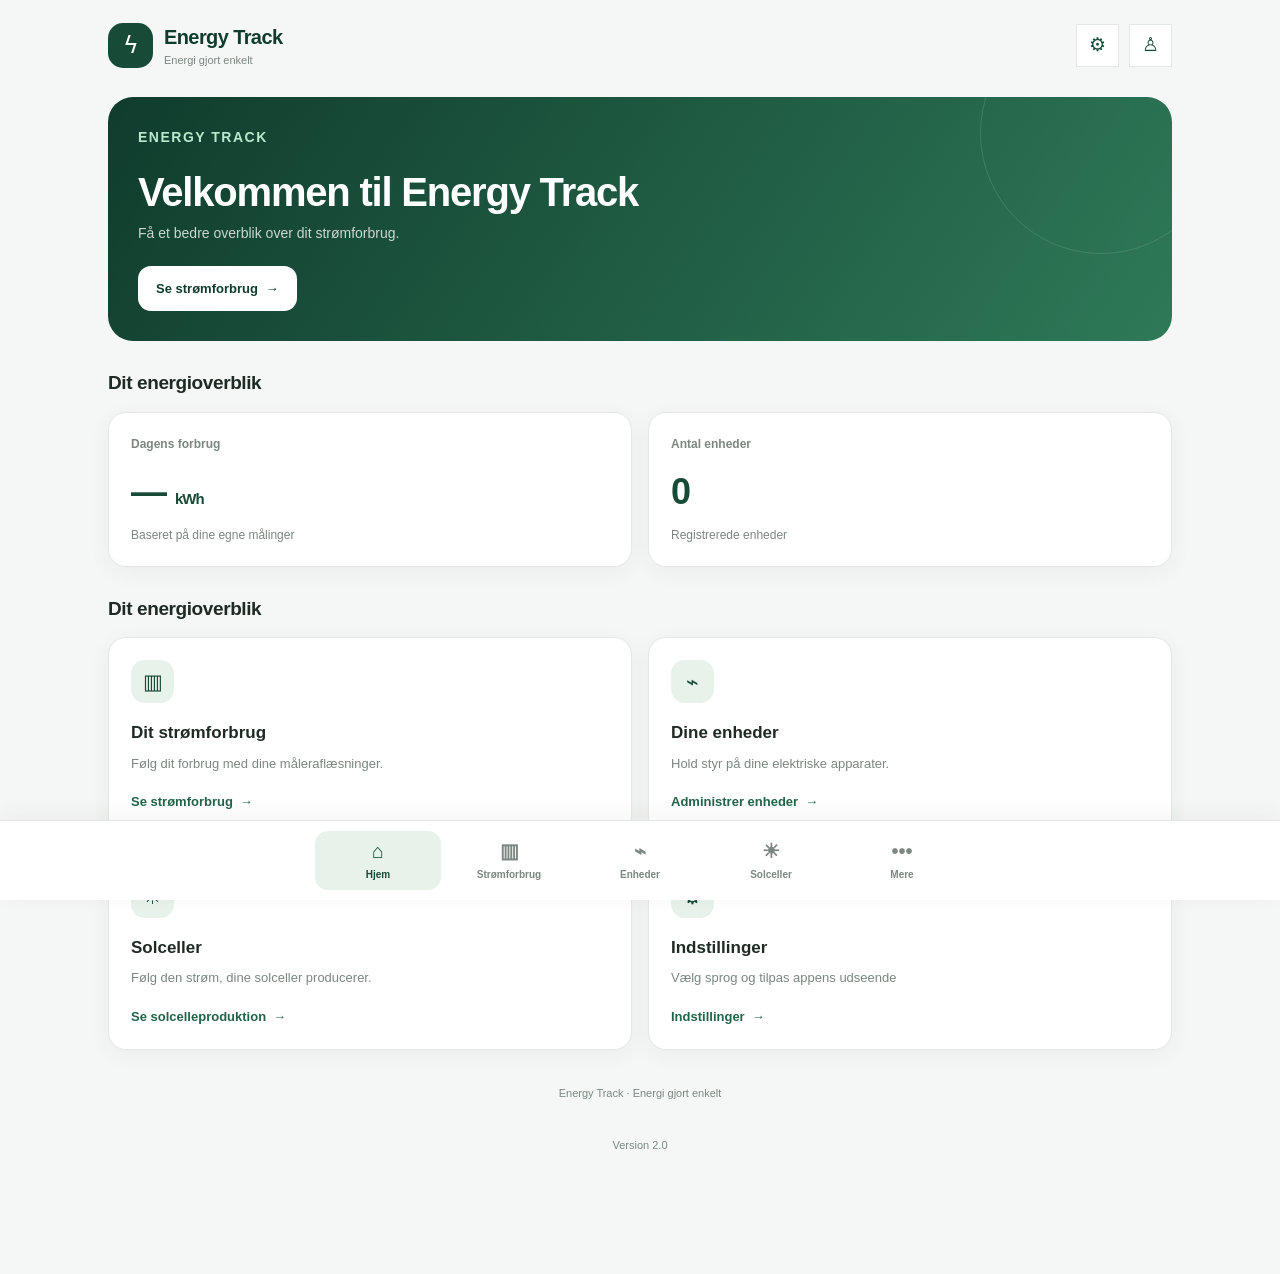
<file: index.html>
<!DOCTYPE html>
<html lang="da">
<head>
<link rel="manifest" href="manifest.json">
<meta name="theme-color" content="#174b38">
<meta name="apple-mobile-web-app-capable" content="yes">
  <meta charset="UTF-8">
  <meta name="viewport" content="width=device-width, initial-scale=1.0">
  <meta name="theme-color" content="#174b38">
  <title>Energy Track</title>
  <link rel="stylesheet" href="style.css">
  <script src="app.js" defer></script>
</head>

<body>
  <div class="app-shell">

    <header class="app-header">
      <a class="brand" href="index.html" aria-label="Energy Track">
        <div class="brand-mark">ϟ</div>
        <div>
          <p class="brand-name">Energy Track</p>
          <p class="brand-tagline" data-i18n="tagline">Energi gjort enkelt</p>
        </div>
      </a>

      <div class="header-actions">
        <a class="icon-button" href="settings.html"
           data-i18n-aria-label="settings" aria-label="Indstillinger">⚙</a>
        <a class="icon-button" href="profile.html"
           data-i18n-aria-label="profile" aria-label="Profil">♙</a>
      </div>
    </header>

    <main>
      <section class="hero">
        <p class="eyebrow">ENERGY TRACK</p>
        <h1 data-i18n="welcome">Velkommen til Energy Track</h1>
        <p data-i18n="intro">
          Få et bedre overblik over dit strømforbrug.
        </p>
        <a class="button button-primary" href="consumption.html">
          <span data-i18n="viewConsumption">Se strømforbrug</span> →
        </a>
      </section>

      <div class="section-heading">
        <h2 data-i18n="overview">Dit energioverblik</h2>
      </div>

      <section class="stats-grid">
        <article class="stat-card">
          <p class="stat-label" data-i18n="today">Dagens forbrug</p>
          <p class="stat-value">
            <span id="homeUsage">—</span>
            <span class="stat-unit">kWh</span>
          </p>
          <p class="stat-note" id="homeUsageNote" data-i18n="basedOnReadings">
            Baseret på dine egne målinger
          </p>
        </article>

        <article class="stat-card">
          <p class="stat-label" data-i18n="totalDevices">Antal enheder</p>
          <p class="stat-value" id="homeDeviceCount">0</p>
          <p class="stat-note" data-i18n="registeredDevices">
            Gemte apparater
          </p>
        </article>
      </section>

      <div class="section-heading">
        <h2 data-i18n="quickLinks">Dit energioverblik</h2>
      </div>

      <section class="card-grid">
        <article class="card">
          <div class="card-icon">▥</div>
          <h3 data-i18n="consumptionTitle">Dit strømforbrug</h3>
          <p class="card-description" data-i18n="consumptionIntro">
            Følg dit forbrug med dine måleraflæsninger.
          </p>
          <a class="card-link" href="consumption.html">
            <span data-i18n="viewConsumption">Se strømforbrug</span> →
          </a>
        </article>

        <article class="card">
          <div class="card-icon">⌁</div>
          <h3 data-i18n="devicesTitle">Dine enheder</h3>
          <p class="card-description" data-i18n="devicesIntro">
            Hold styr på dine elektriske apparater.
          </p>
          <a class="card-link" href="devices.html">
            <span data-i18n="manageDevices">Administrer enheder</span> →
          </a>
        </article>

        <article class="card">
          <div class="card-icon">☀</div>
          <h3 data-i18n="solarTitle">Solceller</h3>
          <p class="card-description" data-i18n="solarIntro">
            Følg den strøm, dine solceller producerer.
          </p>
          <a class="card-link" href="solar.html">
            <span data-i18n="viewSolar">Se solcelleproduktion</span> →
          </a>
        </article>

        <article class="card">
          <div class="card-icon">⚙</div>
          <h3 data-i18n="settingsTitle">Indstillinger</h3>
          <p class="card-description" data-i18n="settingsDescription">
            Vælg sprog og tilpas appens udseende.
          </p>
          <a class="card-link" href="settings.html">
            <span data-i18n="settings">Indstillinger</span> →
          </a>
        </article>
      </section>

      <p class="app-footer">
        Energy Track · <span data-i18n="tagline">Energi gjort enkelt</span>
      </p>
      <p class="app-footer" data-i18n="version">Version 2.0</p>
    </main>
  </div>

  <nav class="bottom-nav" data-i18n-aria-label="mainNavigation"
       aria-label="Hovednavigation">
    <div class="bottom-nav-inner">
      <a class="nav-link active" href="index.html">
        <span class="nav-icon">⌂</span>
        <span data-i18n="home">Hjem</span>
      </a>
      <a class="nav-link" href="consumption.html">
        <span class="nav-icon">▥</span>
        <span data-i18n="consumption">Strømforbrug</span>
      </a>
      <a class="nav-link" href="devices.html">
        <span class="nav-icon">⌁</span>
        <span data-i18n="devices">Enheder</span>
      </a>
      <a class="nav-link" href="solar.html">
        <span class="nav-icon">☀</span>
        <span data-i18n="solar">Solceller</span>
      </a>
      <a class="nav-link" href="settings.html">
        <span class="nav-icon">•••</span>
        <span data-i18n="more">Mere</span>
      </a>
    </div>
  </nav>

  <script>
    document.addEventListener("DOMContentLoaded", function () {
      const readings = energyRead(ENERGY_KEYS.readings, []);
      const devices = energyRead(ENERGY_KEYS.devices, []);

      const usageElement = document.getElementById("homeUsage");
      const deviceElement = document.getElementById("homeDeviceCount");
      const noteElement = document.getElementById("homeUsageNote");

      if (deviceElement) {
        deviceElement.textContent = devices.length;
      }

      if (readings.length >= 2) {
        const sorted = [...readings].sort((a, b) =>
          a.date.localeCompare(b.date)
        );

        const latest = sorted[sorted.length - 1];
        const previous = sorted[sorted.length - 2];
        const usage = Number(latest.meter) - Number(previous.meter);

        if (usage >= 0 && usageElement) {
          usageElement.textContent = energyFormatNumber(usage);

          if (noteElement) {
            noteElement.textContent =
              energyText("latest") + ": " + latest.date;
          }
        }
      } else if (usageElement) {
        usageElement.textContent = "—";
      }
    });
  </script>
</body>
</html>
</file>
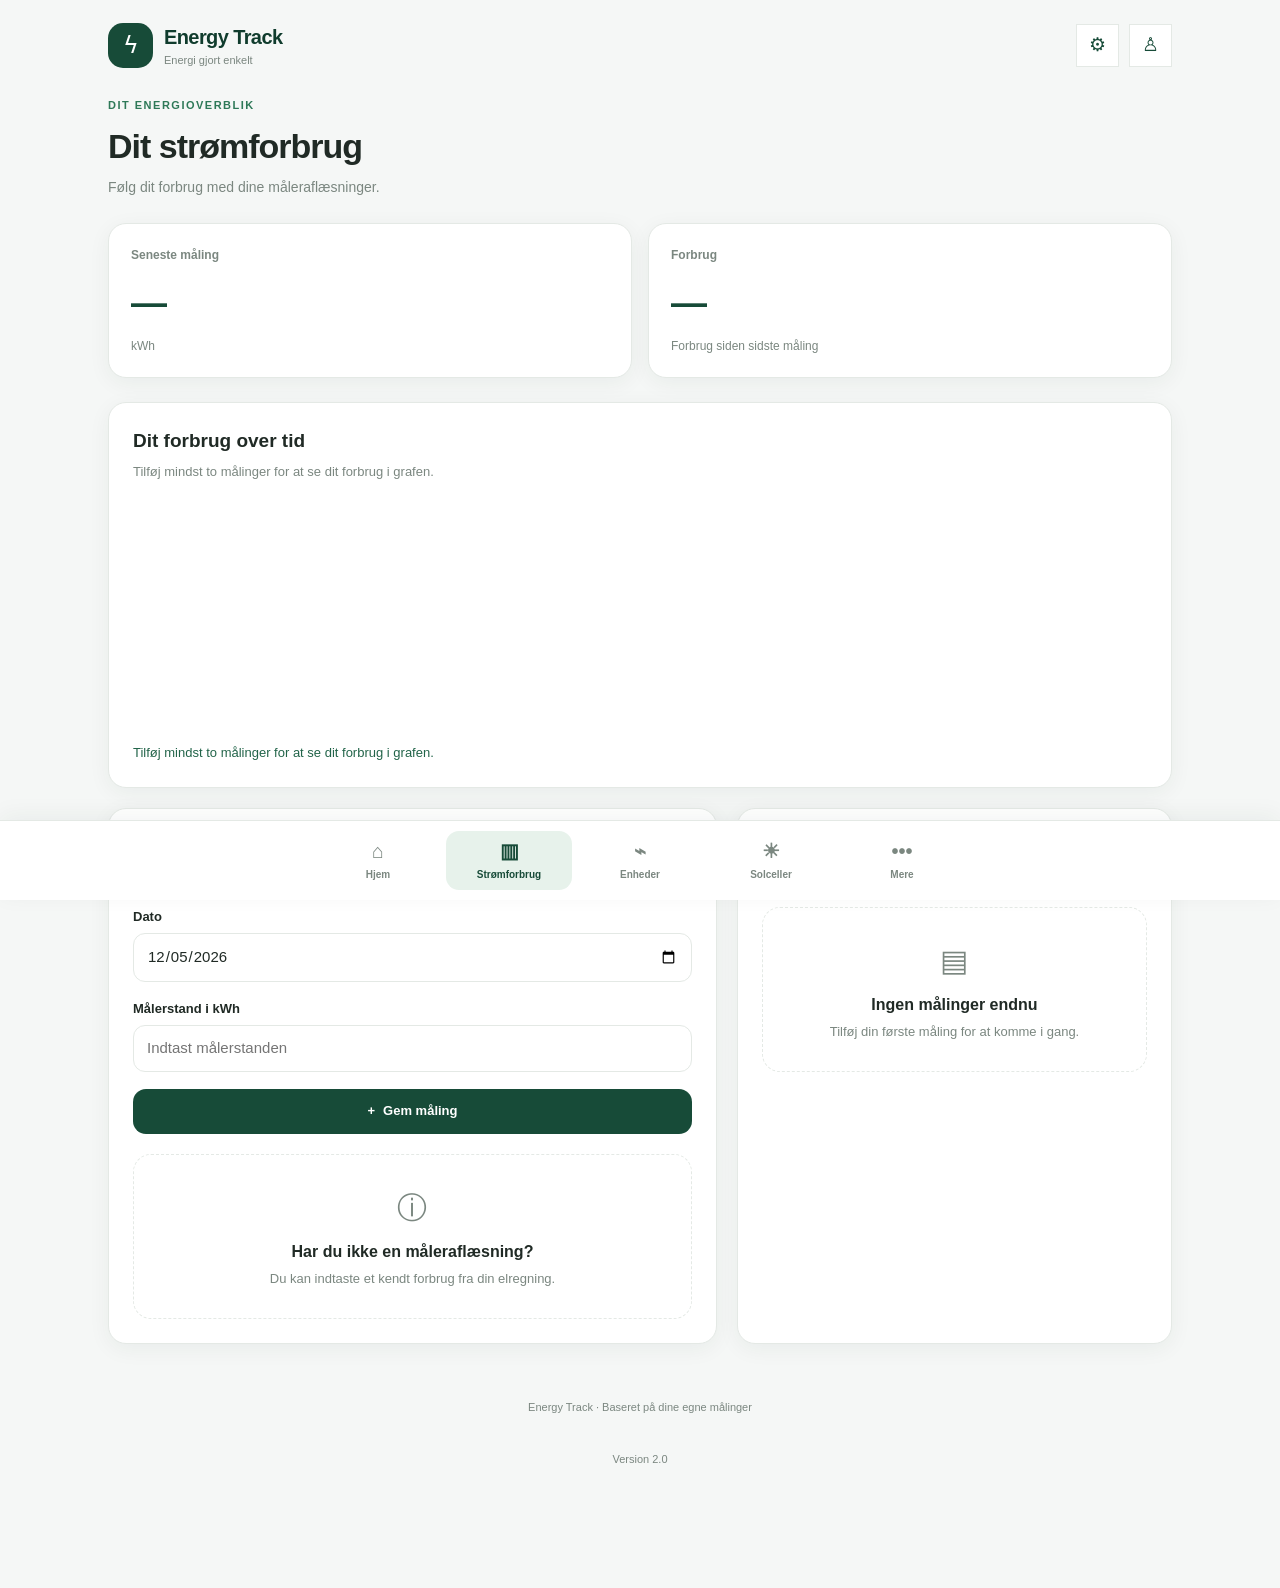
<file: consumption.html>
<!DOCTYPE html>
<html lang="da">
<head>
  <meta charset="UTF-8">
  <meta name="viewport" content="width=device-width, initial-scale=1.0">
  <meta name="theme-color" content="#174b38">
  <title data-i18n="consumptionTitle">Strømforbrug | Energy Track</title>
  <link rel="stylesheet" href="style.css">
  <script src="app.js" defer></script>
</head>

<body>
  <div class="app-shell">
    <header class="app-header">
      <a class="brand" href="index.html" aria-label="Energy Track">
        <div class="brand-mark">ϟ</div>
        <div>
          <p class="brand-name">Energy Track</p>
          <p class="brand-tagline" data-i18n="tagline">Energi gjort enkelt</p>
        </div>
      </a>
      <div class="header-actions">
        <a class="icon-button" href="settings.html"
           data-i18n-aria-label="settings" aria-label="Indstillinger">⚙</a>
        <a class="icon-button" href="profile.html"
           data-i18n-aria-label="profile" aria-label="Profil">♙</a>
      </div>
    </header>

    <main>
      <p class="eyebrow" data-i18n="energyOverview">ENERGI OVERBLIK</p>
      <h1 class="page-heading" data-i18n="consumptionTitle">Dit strømforbrug</h1>
      <p class="page-subtitle" data-i18n="consumptionIntro">
        Følg dit forbrug med dine måleraflæsninger.
      </p>

      <section class="stats-grid">
        <article class="stat-card">
          <p class="stat-label" data-i18n="latest">Seneste måling</p>
          <p class="stat-value"><span id="latestMeter">—</span></p>
          <p class="stat-note" data-i18n="meterUnit">kWh · Målerstand</p>
        </article>
        <article class="stat-card">
          <p class="stat-label" data-i18n="usage">Forbrug</p>
          <p class="stat-value"><span id="latestUsage">—</span></p>
          <p class="stat-note" data-i18n="sinceLastReading">
            kWh · Siden forrige måling
          </p>
        </article>
      </section>

      <section class="panel">
        <h2 class="panel-title" data-i18n="usageGraph">Dit forbrug over tid</h2>
        <p class="panel-description" data-i18n="graphHelp">
          Tilføj mindst to målinger for at se dit forbrug i grafen.
        </p>
        <div class="chart-container">
          <canvas id="usageChart" height="230"></canvas>
        </div>
        <p class="message" id="chartMessage" role="status"></p>
      </section>

      <div class="main-grid">
        <section class="panel">
          <h2 class="panel-title" data-i18n="addReading">Tilføj måling</h2>
          <p class="panel-description" data-i18n="readingInstructions">
            Indtast tallene fra din elmåler. Brug samme enhed hver gang.
          </p>

          <form id="readingForm">
            <div class="form-group">
              <label for="readingDate" data-i18n="readingDate">Dato</label>
              <input type="date" id="readingDate" required>
            </div>

            <div class="form-group">
              <label for="meterValue" data-i18n="meterValue">Målerstand i kWh</label>
              <input type="number" id="meterValue" min="0" step="any"
                     data-i18n-placeholder="meterPlaceholder"
                     placeholder="F.eks. 1250.5" required>
            </div>

            <button class="button button-primary button-full" type="submit">
              + <span data-i18n="save">Gem måling</span>
            </button>
            <p class="message" id="readingMessage" role="status" aria-live="polite"></p>
          </form>

          <div class="empty-state" style="margin-top:20px">
            <div class="empty-state-icon">ⓘ</div>
            <h3 data-i18n="noMeter">Har du ikke en måleraflæsning?</h3>
            <p data-i18n="billHelp">
              Du kan indtaste et kendt forbrug fra din elregning.
            </p>
          </div>
        </section>

        <section class="panel">
          <h2 class="panel-title" data-i18n="history">Målehistorik</h2>
          <p class="panel-description" data-i18n="savedReadings">
            Dine gemte måleraflæsninger.
          </p>
          <div class="list" id="readingList"></div>
          <div class="empty-state" id="emptyReadings">
            <div class="empty-state-icon">▤</div>
            <h3 data-i18n="noReadings">Ingen målinger endnu</h3>
            <p data-i18n="firstReading">
              Tilføj din første måling for at komme i gang.
            </p>
          </div>
        </section>
      </div>

      <p class="app-footer">
        Energy Track · <span data-i18n="basedOnReadings">Baseret på dine egne målinger</span>
      </p>
      <p class="app-footer" data-i18n="version">Version 2.0</p>
    </main>
  </div>

  <nav class="bottom-nav" data-i18n-aria-label="mainNavigation"
       aria-label="Hovednavigation">
    <div class="bottom-nav-inner">
      <a class="nav-link" href="index.html">
        <span class="nav-icon">⌂</span><span data-i18n="home">Hjem</span>
      </a>
      <a class="nav-link active" href="consumption.html">
        <span class="nav-icon">▥</span><span data-i18n="consumption">Strømforbrug</span>
      </a>
      <a class="nav-link" href="devices.html">
        <span class="nav-icon">⌁</span><span data-i18n="devices">Enheder</span>
      </a>
      <a class="nav-link" href="solar.html">
        <span class="nav-icon">☀</span><span data-i18n="solar">Solceller</span>
      </a>
      <a class="nav-link" href="settings.html">
        <span class="nav-icon">•••</span><span data-i18n="more">Mere</span>
      </a>
    </div>
  </nav>

  <script>
    document.addEventListener("DOMContentLoaded", function () {
      const form = document.getElementById("readingForm");
      const dateInput = document.getElementById("readingDate");
      const meterInput = document.getElementById("meterValue");
      const message = document.getElementById("readingMessage");
      const list = document.getElementById("readingList");
      const empty = document.getElementById("emptyReadings");

      dateInput.value = energyToday();

      function getReadings() {
        return energyRead(ENERGY_KEYS.readings, [])
          .sort((a, b) => a.date.localeCompare(b.date));
      }

      function renderReadings() {
        const readings = getReadings();
        const usage = energyGetUsageBetweenReadings(readings);

        list.replaceChildren();
        empty.style.display = readings.length ? "none" : "block";

        readings.slice().reverse().forEach(function (reading) {
          const item = document.createElement("div");
          item.className = "list-item";

          const main = document.createElement("div");
          main.className = "list-item-main";

          const title = document.createElement("p");
          title.className = "list-item-title";
          title.textContent = reading.date;

          const subtitle = document.createElement("p");
          subtitle.className = "list-item-subtitle";
          subtitle.textContent =
            energyText("meterReading") + ": " +
            energyFormatNumber(reading.meter) + " kWh";

          main.append(title, subtitle);

          const remove = document.createElement("button");
          remove.className = "button button-danger";
          remove.type = "button";
          remove.textContent = energyText("delete");

          remove.addEventListener("click", function () {
            const updated = getReadings().filter(r => r.id !== reading.id);
            energyWrite(ENERGY_KEYS.readings, updated);
            message.textContent = energyText("readingDeleted");
            renderReadings();
          });

          item.append(main, remove);
          list.append(item);
        });

        const latest = readings[readings.length - 1];
        const previous = readings[readings.length - 2];

        document.getElementById("latestMeter").textContent =
          latest ? energyFormatNumber(latest.meter) : "—";

        document.getElementById("latestUsage").textContent =
          latest && previous &&
          Number(latest.meter) >= Number(previous.meter)
            ? energyFormatNumber(Number(latest.meter) - Number(previous.meter))
            : "—";

        drawChart(usage);
      }

      function drawChart(usage) {
        const canvas = document.getElementById("usageChart");
        const context = canvas.getContext("2d");
        const width = canvas.clientWidth || 300;
        const height = 230;
        const ratio = window.devicePixelRatio || 1;

        canvas.width = width * ratio;
        canvas.height = height * ratio;
        context.setTransform(ratio, 0, 0, ratio, 0, 0);
        context.clearRect(0, 0, width, height);

        if (usage.length < 1) {
          document.getElementById("chartMessage").textContent =
            energyText("graphHelp");
          return;
        }

        document.getElementById("chartMessage").textContent = "";

        const left = 42;
        const right = 12;
        const top = 18;
        const bottom = 34;
        const graphWidth = width - left - right;
        const graphHeight = height - top - bottom;
        const maximum = Math.max(1, ...usage.map(point => point.kwh)) * 1.15;
        const styles = getComputedStyle(document.body);
        const borderColor = styles.getPropertyValue("--border").trim() || "#e4e9e5";
        const mutedColor = styles.getPropertyValue("--muted").trim() || "#7b8780";

        context.font = "11px Arial";
        context.textAlign = "right";
        context.textBaseline = "middle";

        for (let i = 0; i <= 4; i++) {
          const y = top + graphHeight * i / 4;
          const value = maximum * (4 - i) / 4;

          context.strokeStyle = borderColor;
          context.lineWidth = 1;
          context.beginPath();
          context.moveTo(left, y);
          context.lineTo(width - right, y);
          context.stroke();

          context.fillStyle = mutedColor;
          context.fillText(energyFormatNumber(value, 1), left - 7, y);
        }

        const points = usage.map((point, index) => ({
          x: usage.length === 1
            ? left + graphWidth / 2
            : left + graphWidth * index / (usage.length - 1),
          y: top + graphHeight * (1 - point.kwh / maximum),
          date: point.date
        }));

        if (points.length > 1) {
          context.beginPath();
          points.forEach((point, index) => {
            if (index === 0) context.moveTo(point.x, point.y);
            else context.lineTo(point.x, point.y);
          });
          context.strokeStyle = "#2e7958";
          context.lineWidth = 3;
          context.lineJoin = "round";
          context.stroke();
        }

        points.forEach(function (point) {
          context.beginPath();
          context.arc(point.x, point.y, 4, 0, Math.PI * 2);
          context.fillStyle = "#2e7958";
          context.fill();

          context.fillStyle = mutedColor;
          context.textAlign = "center";
          context.textBaseline = "top";
          context.fillText(point.date.slice(5), point.x, height - bottom + 10);
        });
      }

      form.addEventListener("submit", function (event) {
        event.preventDefault();

        const date = dateInput.value;
        const meter = Number(meterInput.value);

        if (!date || meterInput.value.trim() === "" ||
            !Number.isFinite(meter) || meter < 0) {
          message.textContent = energyText("invalidReading");
          return;
        }

        const readings = getReadings();
        const existing = readings.find(r => r.date === date);
        const oldMeter = existing ? existing.meter : null;

        if (existing) {
          existing.meter = meter;
        } else {
          readings.push({
            id: String(Date.now()) + Math.random().toString(16).slice(2),
            date: date,
            meter: meter
          });
        }

        readings.sort((a, b) => a.date.localeCompare(b.date));

        for (let i = 1; i < readings.length; i++) {
          if (Number(readings[i].meter) < Number(readings[i - 1].meter)) {
            message.textContent = energyText("meterTooLow");

            if (existing) existing.meter = oldMeter;
            return;
          }
        }

        energyWrite(ENERGY_KEYS.readings, readings);
        message.textContent = energyText("readingSaved");
        meterInput.value = "";
        renderReadings();
      });

      renderReadings();
      window.addEventListener("resize", renderReadings);
    });
  </script>
</body>
</html>
</file>
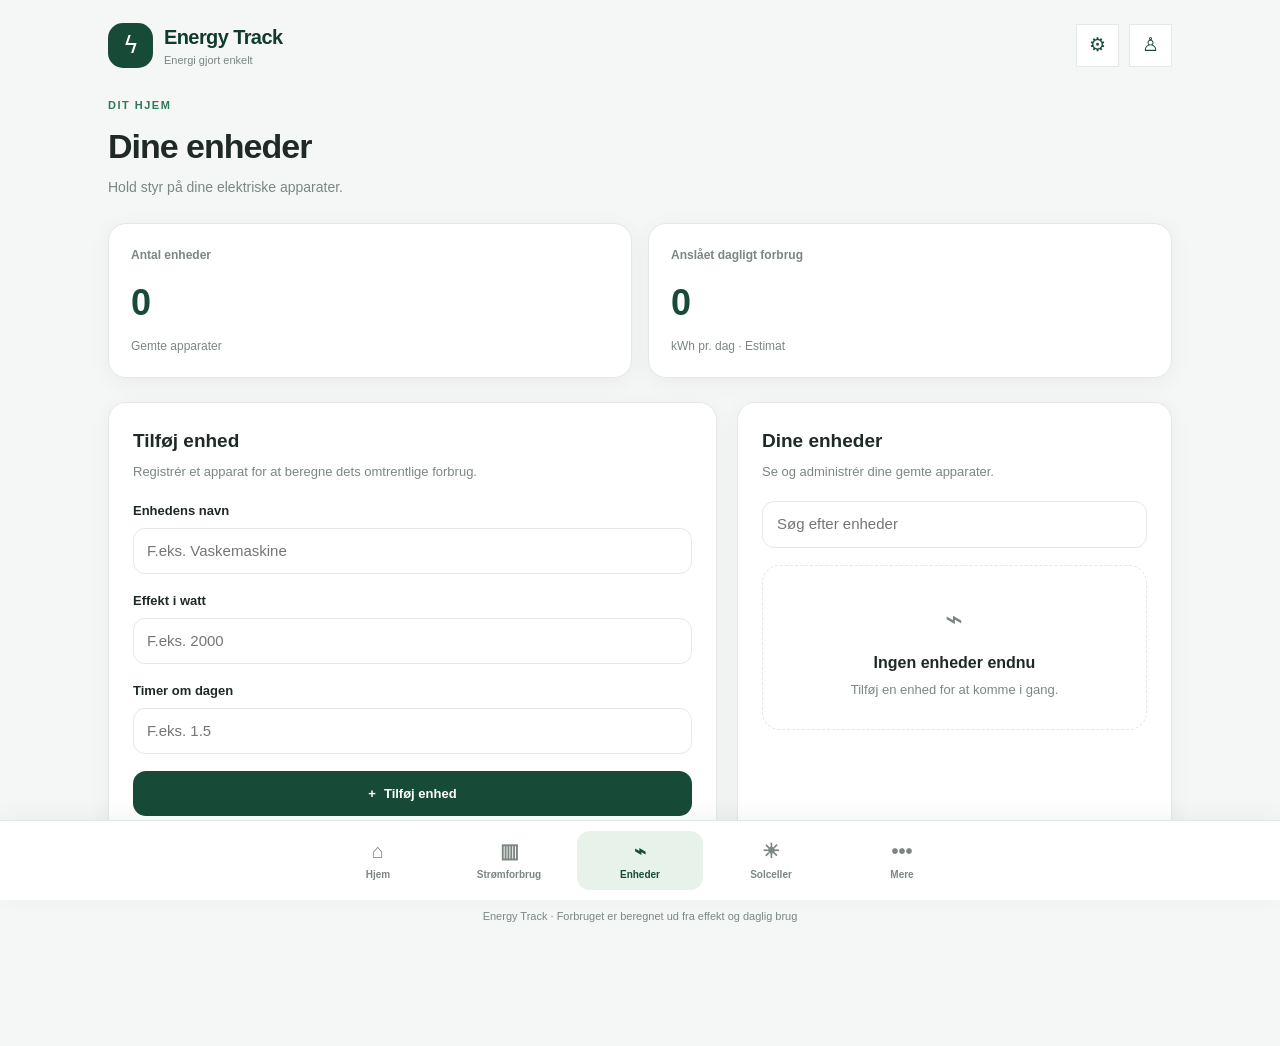
<file: devices.html>
<!DOCTYPE html>
<html lang="da">
<head>
  <meta charset="UTF-8">
  <meta name="viewport" content="width=device-width, initial-scale=1.0">
  <meta name="theme-color" content="#174b38">
  <title data-i18n="devicesTitle">Enheder | Energy Track</title>
  <link rel="stylesheet" href="style.css">
  <script src="app.js" defer></script>
</head>
<body>
  <div class="app-shell">
    <header class="app-header">
      <a class="brand" href="index.html">
        <div class="brand-mark">ϟ</div>
        <div>
          <p class="brand-name">Energy Track</p>
          <p class="brand-tagline" data-i18n="tagline">Energi gjort enkelt</p>
        </div>
      </a>
      <div class="header-actions">
        <a class="icon-button" href="settings.html"
           data-i18n-aria-label="settings" aria-label="Indstillinger">⚙</a>
        <a class="icon-button" href="profile.html"
           data-i18n-aria-label="profile" aria-label="Profil">♙</a>
      </div>
    </header>

    <main>
      <p class="eyebrow" data-i18n="yourHome">DIT HJEM</p>
      <h1 class="page-heading" data-i18n="devicesTitle">Dine enheder</h1>
      <p class="page-subtitle" data-i18n="devicesIntro">
        Hold styr på dine elektriske apparater.
      </p>

      <section class="stats-grid">
        <article class="stat-card">
          <p class="stat-label" data-i18n="totalDevices">Antal enheder</p>
          <p class="stat-value" id="deviceCount">0</p>
          <p class="stat-note" data-i18n="savedAppliances">Gemte apparater</p>
        </article>

        <article class="stat-card">
          <p class="stat-label" data-i18n="dailyEstimate">Anslået dagligt forbrug</p>
          <p class="stat-value"><span id="dailyTotal">0</span></p>
          <p class="stat-note">
            kWh <span data-i18n="perDayEstimate">pr. dag · Estimat</span>
          </p>
        </article>
      </section>

      <div class="main-grid">
        <section class="panel">
          <h2 class="panel-title" data-i18n="addDevice">Tilføj enhed</h2>
          <p class="panel-description" data-i18n="deviceFormHelp">
            Registrér et apparat for at beregne dets omtrentlige forbrug.
          </p>

          <form id="deviceForm">
            <div class="form-group">
              <label for="deviceName" data-i18n="deviceName">Enhedens navn</label>
              <input id="deviceName" type="text" maxlength="70"
                data-i18n-placeholder="deviceNamePlaceholder"
                placeholder="F.eks. Vaskemaskine" required>
            </div>

            <div class="form-group">
              <label for="devicePower" data-i18n="power">Effekt i watt</label>
              <input id="devicePower" type="number" min="1" max="100000"
                step="any" data-i18n-placeholder="powerPlaceholder"
                placeholder="F.eks. 2000" required>
            </div>

            <div class="form-group">
              <label for="deviceHours" data-i18n="hours">Timer om dagen</label>
              <input id="deviceHours" type="number" min="0" max="24"
                step="0.25" data-i18n-placeholder="hoursPlaceholder"
                placeholder="F.eks. 1.5" required>
            </div>

            <button class="button button-primary button-full" type="submit">
              + <span data-i18n="addDevice">Tilføj enhed</span>
            </button>
            <p class="message" id="deviceMessage" role="status"></p>
          </form>
        </section>

        <section class="panel">
          <h2 class="panel-title" data-i18n="devicesTitle">Dine enheder</h2>
          <p class="panel-description" data-i18n="manageDevicesHelp">
            Se og administrér dine gemte apparater.
          </p>

          <input
            class="search-input"
            id="deviceSearch"
            type="search"
            data-i18n-placeholder="searchDevices"
            data-i18n-aria-label="searchDevices"
            placeholder="Søg efter enheder"
            aria-label="Søg efter enheder">

          <div class="list" id="deviceList"></div>

          <div class="empty-state" id="emptyDevices">
            <div class="empty-state-icon">⌁</div>
            <h3 data-i18n="noDevices">Ingen enheder endnu</h3>
            <p data-i18n="addFirstDevice">
              Tilføj en enhed for at komme i gang.
            </p>
          </div>
        </section>
      </div>

      <p class="app-footer">
        Energy Track ·
        <span data-i18n="deviceEstimateNote">
          Forbruget er beregnet ud fra effekt og daglig brug
        </span>
      </p>
    </main>
  </div>

  <nav class="bottom-nav" data-i18n-aria-label="mainNavigation"
       aria-label="Hovedmenu">
    <div class="bottom-nav-inner">
      <a class="nav-link" href="index.html">
        <span class="nav-icon">⌂</span>
        <span data-i18n="home">Hjem</span>
      </a>
      <a class="nav-link" href="consumption.html">
        <span class="nav-icon">▥</span>
        <span data-i18n="consumption">Strømforbrug</span>
      </a>
      <a class="nav-link active" href="devices.html">
        <span class="nav-icon">⌁</span>
        <span data-i18n="devices">Enheder</span>
      </a>
      <a class="nav-link" href="solar.html">
        <span class="nav-icon">☀</span>
        <span data-i18n="solar">Solceller</span>
      </a>
      <a class="nav-link" href="settings.html">
        <span class="nav-icon">•••</span>
        <span data-i18n="more">Mere</span>
      </a>
    </div>
  </nav>

  <script>
    document.addEventListener("DOMContentLoaded", function () {
      const form = document.getElementById("deviceForm");
      const nameInput = document.getElementById("deviceName");
      const powerInput = document.getElementById("devicePower");
      const hoursInput = document.getElementById("deviceHours");
      const searchInput = document.getElementById("deviceSearch");
      const list = document.getElementById("deviceList");
      const empty = document.getElementById("emptyDevices");
      const message = document.getElementById("deviceMessage");

      const deviceText = {
        da: {
          noMatch: "Ingen match",
          tryAnother: "Prøv at søge efter et andet navn.",
          checkFields: "Kontrollér navn, effekt og timer.",
          saved: "Enheden er gemt.",
          watts: "W",
          hoursPerDay: "timer/dag"
        },
        en: {
          noMatch: "No matches",
          tryAnother: "Try searching for a different name.",
          checkFields: "Check the name, power and hours.",
          saved: "Device saved.",
          watts: "W",
          hoursPerDay: "hours/day"
        },
        sv: {
          noMatch: "Inga träffar",
          tryAnother: "Försök söka efter ett annat namn.",
          checkFields: "Kontrollera namn, effekt och timmar.",
          saved: "Enheten har sparats.",
          watts: "W",
          hoursPerDay: "timmar/dag"
        },
        de: {
          noMatch: "Keine Treffer",
          tryAnother: "Suche nach einem anderen Namen.",
          checkFields: "Überprüfe Name, Leistung und Stunden.",
          saved: "Gerät gespeichert.",
          watts: "W",
          hoursPerDay: "Stunden/Tag"
        },
        no: {
          noMatch: "Ingen treff",
          tryAnother: "Prøv å søke etter et annet navn.",
          checkFields: "Kontroller navn, effekt og timer.",
          saved: "Enheten er lagret.",
          watts: "W",
          hoursPerDay: "timer/dag"
        }
      };

      function deviceMessageText(key) {
        const language = getEnergyLanguage();
        return deviceText[language]?.[key] || deviceText.da[key];
      }

      function getDevices() {
        const devices = energyRead(ENERGY_KEYS.devices, []);
        return Array.isArray(devices) ? devices : [];
      }

      function deviceDailyUse(device) {
        return Number(device.power) * Number(device.hours) / 1000;
      }

      function renderDevices() {
        const devices = getDevices();
        const search = searchInput.value.trim().toLocaleLowerCase();

        const total = devices.reduce(
          (sum, device) => sum + deviceDailyUse(device), 0
        );

        document.getElementById("deviceCount").textContent = devices.length;
        document.getElementById("dailyTotal").textContent =
          energyFormatNumber(total);

        list.replaceChildren();

        const filtered = devices.filter(device =>
          String(device.name).toLocaleLowerCase().includes(search)
        );

        empty.style.display = filtered.length ? "none" : "block";

        if (!filtered.length && search) {
          empty.querySelector("h3").textContent =
            deviceMessageText("noMatch");
          empty.querySelector("p").textContent =
            deviceMessageText("tryAnother");
        } else {
          empty.querySelector("h3").textContent = energyText("noDevices");
          empty.querySelector("p").textContent = energyText("addFirstDevice");
        }

        filtered.forEach(function (device) {
          const item = document.createElement("div");
          item.className = "list-item";

          const main = document.createElement("div");
          main.className = "list-item-main";

          const title = document.createElement("p");
          title.className = "list-item-title";
          title.textContent = device.name;

          const subtitle = document.createElement("p");
          subtitle.className = "list-item-subtitle";
          subtitle.textContent =
            energyFormatNumber(device.power, 1) + " " +
            deviceMessageText("watts") + " · " +
            energyFormatNumber(device.hours, 2) + " " +
            deviceMessageText("hoursPerDay");

          main.append(title, subtitle);

          const right = document.createElement("div");
          right.style.display = "flex";
          right.style.flexDirection = "column";
          right.style.alignItems = "flex-end";
          right.style.gap = "8px";

          const value = document.createElement("span");
          value.className = "list-item-value";
          value.textContent =
            energyFormatNumber(deviceDailyUse(device)) + " kWh";

          const remove = document.createElement("button");
          remove.type = "button";
          remove.className = "button button-danger";
          remove.textContent = energyText("delete");

          remove.addEventListener("click", function () {
            const updated = getDevices().filter(d => d.id !== device.id);
            energyWrite(ENERGY_KEYS.devices, updated);
            renderDevices();
          });

          right.append(value, remove);
          item.append(main, right);
          list.append(item);
        });
      }

      form.addEventListener("submit", function (event) {
        event.preventDefault();

        const name = nameInput.value.trim();
        const power = Number(powerInput.value);
        const hours = Number(hoursInput.value);

        if (
          !name ||
          !Number.isFinite(power) ||
          power <= 0 ||
          power > 100000 ||
          !Number.isFinite(hours) ||
          hours < 0 ||
          hours > 24
        ) {
          message.textContent = deviceMessageText("checkFields");
          return;
        }

        const devices = getDevices();

        devices.push({
          id: String(Date.now()) + Math.random().toString(16).slice(2),
          name: name,
          power: power,
          hours: hours
        });

        energyWrite(ENERGY_KEYS.devices, devices);

        message.textContent = deviceMessageText("saved");
        form.reset();
        renderDevices();
      });

      searchInput.addEventListener("input", renderDevices);

      renderDevices();
    });
  </script>
</body>
</html>
</file>
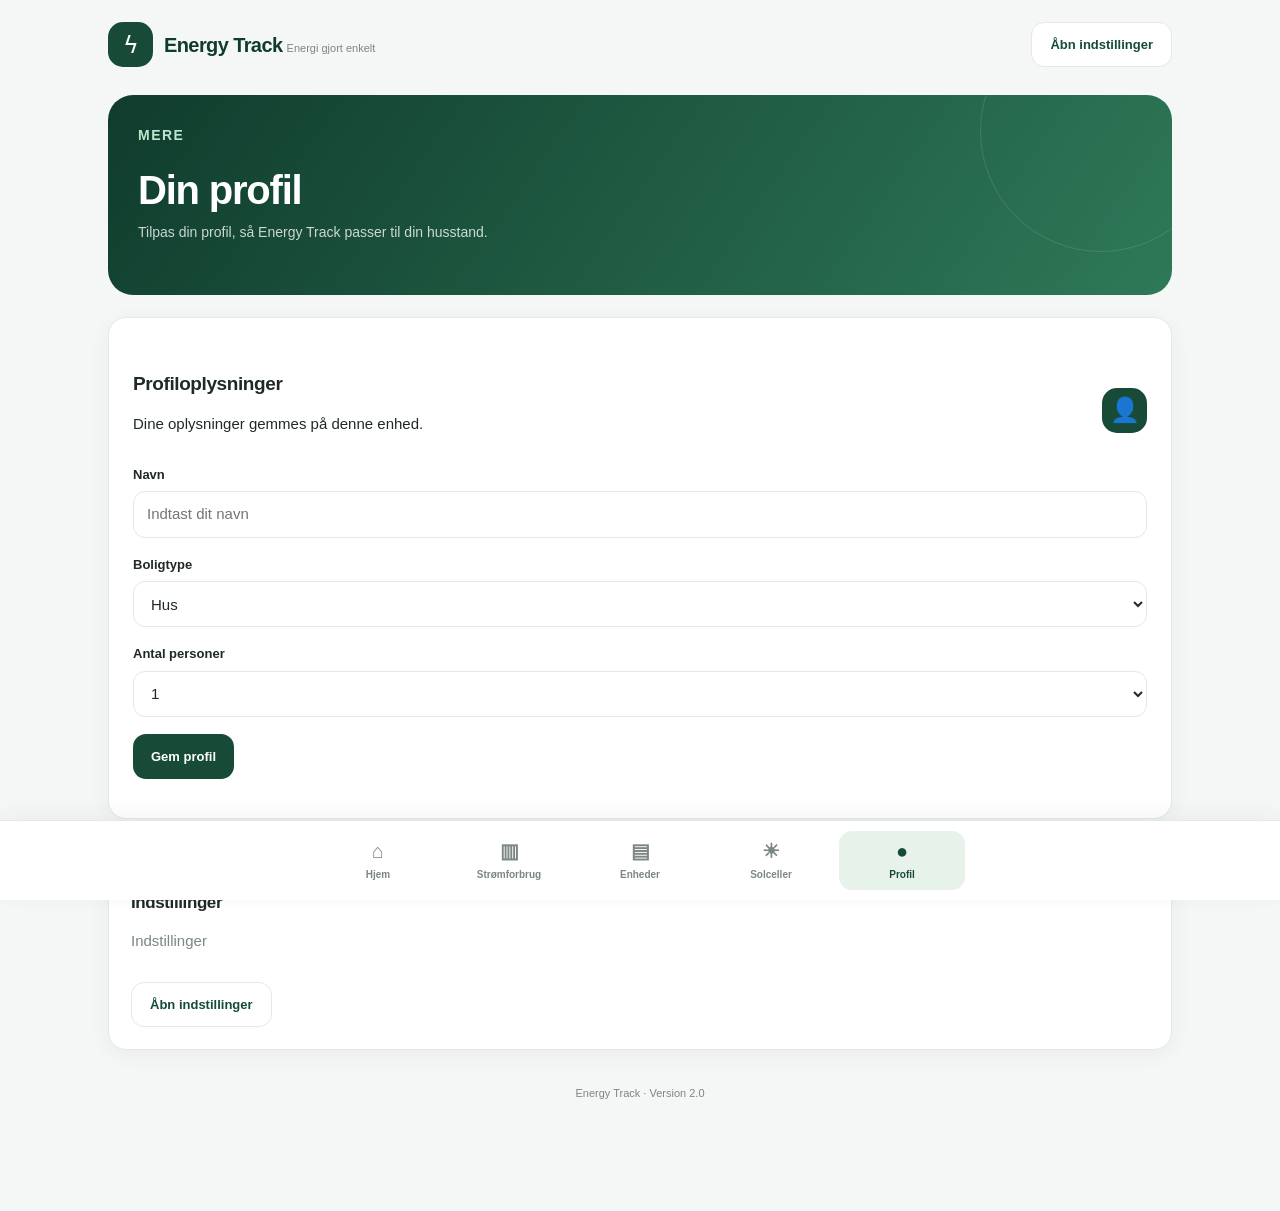
<file: profile.html>
<!DOCTYPE html>
<html lang="da">
<head>
  <meta charset="UTF-8">
  <meta name="viewport" content="width=device-width, initial-scale=1.0">
  <title>Energy Track — Profil</title>
  <link rel="stylesheet" href="style.css">
  <script src="app.js" defer></script>
</head>
<body>
  <div class="app-shell">

    <header class="app-header">
      <a class="brand" href="index.html">
        <span class="brand-mark">ϟ</span>
        <span>
          <span class="brand-name">Energy Track</span>
          <span class="brand-tagline" data-i18n="tagline">Energi gjort enkelt</span>
        </span>
      </a>

      <a class="button button-secondary" href="settings.html">
        <span data-i18n="openSettings">Åbn indstillinger</span>
      </a>
    </header>

    <main>
      <section class="hero">
        <p class="eyebrow" data-i18n="more">Mere</p>
        <h1 data-i18n="profileTitle">Din profil</h1>
        <p data-i18n="profileIntro">
          Tilpas din profil, så Energy Track passer til din husstand.
        </p>
      </section>

      <section class="panel">
        <div class="section-heading">
          <div>
            <h2 data-i18n="profileDetails">Profiloplysninger</h2>
            <p data-i18n="profileHelp">Dine oplysninger gemmes på denne enhed.</p>
          </div>
          <span class="brand-mark">👤</span>
        </div>

        <form id="profileForm">
          <div class="form-group">
            <label for="profileName" data-i18n="name">Dit navn</label>
            <input
              id="profileName"
              name="profileName"
              type="text"
              maxlength="60"
              placeholder="Skriv dit navn"
              data-i18n-placeholder="enterName"
            >
          </div>

          <div class="form-group">
            <label for="homeType" data-i18n="homeType">Boligtype</label>
            <select id="homeType" name="homeType">
              <option value="house" data-i18n="house">Hus</option>
              <option value="apartment" data-i18n="apartment">Lejlighed</option>
              <option value="other" data-i18n="other">Andet</option>
            </select>
          </div>

          <div class="form-group">
            <label for="householdSize" data-i18n="householdSize">
              Antal personer i husstanden
            </label>
            <select id="householdSize" name="householdSize">
              <option value="1">1</option>
              <option value="2">2</option>
              <option value="3">3</option>
              <option value="4">4</option>
              <option value="5">5</option>
              <option value="6">6+</option>
            </select>
          </div>

          <button
            class="button button-primary"
            type="submit"
            data-i18n="saveProfile"
          >
            Gem profil
          </button>

          <p id="profileMessage" role="status" aria-live="polite"></p>
        </form>
      </section>

      <section class="card">
        <div class="section-heading">
          <div>
            <h2 data-i18n="settings">Indstillinger</h2>
            <p data-i18n="settingsTitle">Indstillinger</p>
          </div>
        </div>

        <a
          class="button button-secondary"
          href="settings.html"
          data-i18n="openSettings"
        >
          Åbn indstillinger
        </a>
      </section>
    </main>

    <nav class="bottom-nav">
      <div class="bottom-nav-inner">
        <a class="nav-link" href="index.html">
          <span class="nav-icon">⌂</span>
          <span data-i18n="home">Hjem</span>
        </a>

        <a class="nav-link" href="consumption.html">
          <span class="nav-icon">▥</span>
          <span data-i18n="consumption">Forbrug</span>
        </a>

        <a class="nav-link" href="devices.html">
          <span class="nav-icon">▤</span>
          <span data-i18n="devices">Enheder</span>
        </a>

        <a class="nav-link" href="solar.html">
          <span class="nav-icon">☀</span>
          <span data-i18n="solar">Solenergi</span>
        </a>

        <a class="nav-link active" href="profile.html">
          <span class="nav-icon">●</span>
          <span data-i18n="profile">Profil</span>
        </a>
      </div>
    </nav>

    <footer class="app-footer">
      Energy Track · Version 2.0
    </footer>

  </div>

  <script>
    document.addEventListener("DOMContentLoaded", function () {
      const form = document.getElementById("profileForm");
      const nameInput = document.getElementById("profileName");
      const homeType = document.getElementById("homeType");
      const householdSize = document.getElementById("householdSize");
      const message = document.getElementById("profileMessage");
      const profileKey = "energyTrackProfile";

      const profileMessages = {
        da: {
          saved: "Profilen er gemt på denne enhed.",
          error: "Kunne ikke gemme profilen. Prøv igen."
        },
        en: {
          saved: "Your profile has been saved on this device.",
          error: "Could not save your profile. Please try again."
        },
        sv: {
          saved: "Din profil har sparats på den här enheten.",
          error: "Det gick inte att spara profilen. Försök igen."
        },
        de: {
          saved: "Dein Profil wurde auf diesem Gerät gespeichert.",
          error: "Das Profil konnte nicht gespeichert werden. Bitte versuche es erneut."
        },
        no: {
          saved: "Profilen din er lagret på denne enheten.",
          error: "Kunne ikke lagre profilen. Prøv igjen."
        }
      };

      function getLanguage() {
        try {
          const settings = JSON.parse(
            localStorage.getItem("energyTrackSettings") || "{}"
          );

          return profileMessages[settings.language]
            ? settings.language
            : "da";
        } catch (error) {
          return "da";
        }
      }

      try {
        const saved = JSON.parse(
          localStorage.getItem(profileKey) || "{}"
        );

        nameInput.value = saved.name || "";
        homeType.value = saved.homeType || "house";
        householdSize.value = String(saved.householdSize || "1");
      } catch (error) {
        console.log("Could not load saved profile.");
      }

      form.addEventListener("submit", function (event) {
        event.preventDefault();

        const profile = {
          name: nameInput.value.trim(),
          homeType: homeType.value,
          householdSize: householdSize.value
        };

        try {
          localStorage.setItem(profileKey, JSON.stringify(profile));
          message.textContent = profileMessages[getLanguage()].saved;
        } catch (error) {
          message.textContent = profileMessages[getLanguage()].error;
        }
      });
    });
  </script>
</body>
</html>
</file>
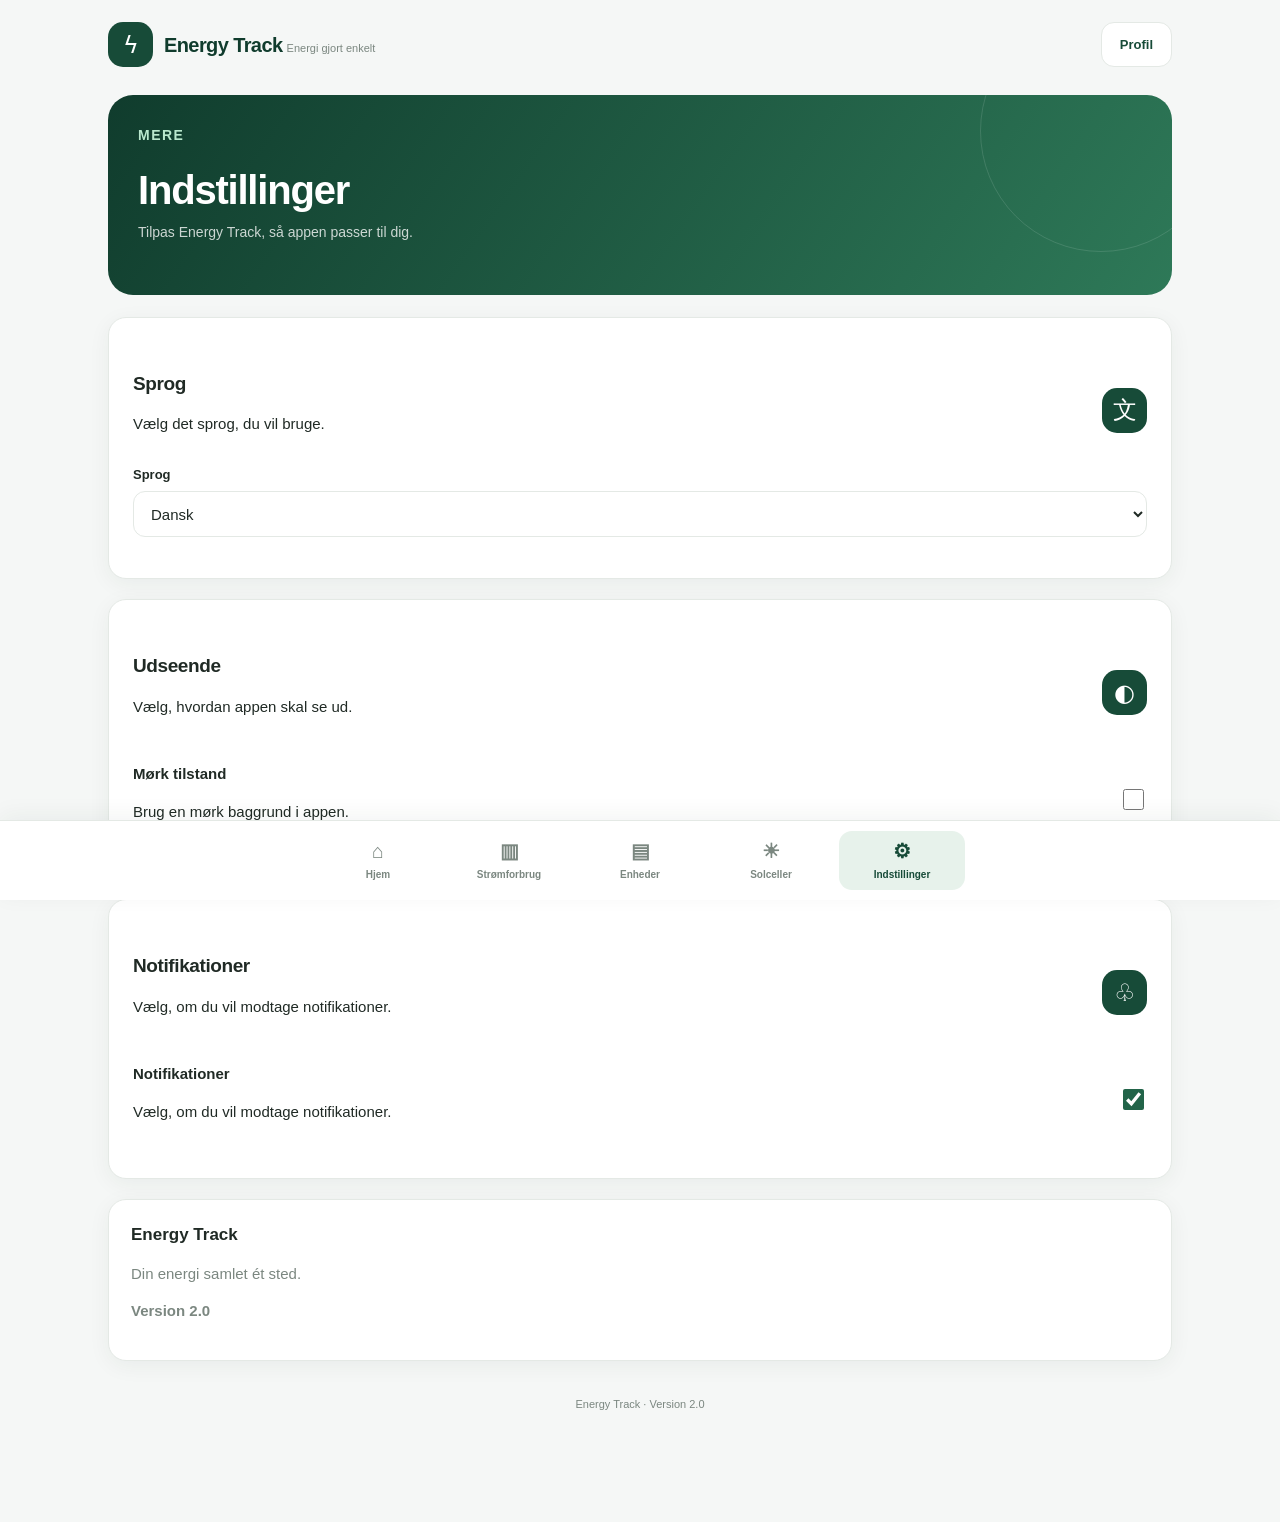
<file: settings.html>
<!DOCTYPE html>
<html lang="da">
<head>
  <meta charset="UTF-8">
  <meta name="viewport" content="width=device-width, initial-scale=1.0">
  <meta name="theme-color" content="#174b38">
  <title>Energy Track — Indstillinger</title>
  <link rel="stylesheet" href="style.css">
  <script src="app.js" defer></script>
</head>

<body>
  <div class="app-shell">

    <header class="app-header">
      <a class="brand" href="index.html">
        <span class="brand-mark">ϟ</span>
        <span>
          <span class="brand-name">Energy Track</span>
          <span class="brand-tagline" data-i18n="tagline">
            Energi gjort enkelt
          </span>
        </span>
      </a>

      <a class="button button-secondary" href="profile.html">
        <span data-i18n="profile">Profil</span>
      </a>
    </header>

    <main>
      <section class="hero">
        <p class="eyebrow" data-i18n="more">Mere</p>

        <h1 data-i18n="settingsTitle">Indstillinger</h1>

        <p data-i18n="settingsIntro">
          Tilpas Energy Track, så appen passer til dig.
        </p>
      </section>

      <!-- LANGUAGE -->
      <section class="panel">
        <div class="section-heading">
          <div>
            <h2 data-i18n="language">Sprog</h2>
            <p data-i18n="chooseLanguage">
              Vælg det sprog, du vil bruge.
            </p>
          </div>
          <span class="brand-mark">文</span>
        </div>

        <div class="form-group">
          <label for="languageSelect" data-i18n="language">Sprog</label>

          <select id="languageSelect" name="languageSelect">
            <option value="da">Dansk</option>
            <option value="en">English</option>
            <option value="sv">Svenska</option>
            <option value="de">Deutsch</option>
            <option value="no">Norsk</option>
          </select>
        </div>
      </section>

      <!-- APPEARANCE -->
      <section class="panel">
        <div class="section-heading">
          <div>
            <h2 data-i18n="appearance">Udseende</h2>
            <p data-i18n="appearanceHelp">
              Vælg, hvordan appen skal se ud.
            </p>
          </div>
          <span class="brand-mark">◐</span>
        </div>

        <div class="toggle-row">
          <div>
            <strong data-i18n="darkMode">Mørk tilstand</strong>
            <p data-i18n="darkModeHelp">
              Brug en mørk baggrund i appen.
            </p>
          </div>

          <label class="switch">
            <input id="darkModeToggle" type="checkbox">
            <span class="switch-slider"></span>
          </label>
        </div>
      </section>

      <!-- NOTIFICATIONS -->
      <section class="panel">
        <div class="section-heading">
          <div>
            <h2 data-i18n="notifications">Notifikationer</h2>
            <p data-i18n="notificationsHelp">
              Slå notifikationsindstillingen til eller fra.
            </p>
          </div>
          <span class="brand-mark">♧</span>
        </div>

        <div class="toggle-row">
          <div>
            <strong data-i18n="notifications">Notifikationer</strong>
            <p data-i18n="notificationsHelp">
              Slå notifikationsindstillingen til eller fra.
            </p>
          </div>

          <label class="switch">
            <input id="notificationsToggle" type="checkbox">
            <span class="switch-slider"></span>
          </label>
        </div>
      </section>

      <!-- ABOUT ENERGY TRACK -->
      <section class="card">
        <h2>Energy Track</h2>

        <p data-i18n="settingsAbout">
          Din energi samlet ét sted.
        </p>

        <p>
          <strong data-i18n="version">Version 2.0</strong>
        </p>
      </section>
    </main>

    <!-- NAVIGATION -->
    <nav class="bottom-nav"
         aria-label="Hovednavigation"
         data-i18n-aria-label="mainNavigation">

      <div class="bottom-nav-inner">
        <a class="nav-link" href="index.html">
          <span class="nav-icon">⌂</span>
          <span data-i18n="home">Hjem</span>
        </a>

        <a class="nav-link" href="consumption.html">
          <span class="nav-icon">▥</span>
          <span data-i18n="consumption">Strømforbrug</span>
        </a>

        <a class="nav-link" href="devices.html">
          <span class="nav-icon">▤</span>
          <span data-i18n="devices">Enheder</span>
        </a>

        <a class="nav-link" href="solar.html">
          <span class="nav-icon">☀</span>
          <span data-i18n="solar">Solceller</span>
        </a>

        <a class="nav-link active" href="settings.html">
          <span class="nav-icon">⚙</span>
          <span data-i18n="settings">Indstillinger</span>
        </a>
      </div>
    </nav>

    <footer class="app-footer">
      Energy Track · <span data-i18n="version">Version 2.0</span>
    </footer>

  </div>
</body>
</html>
</file>
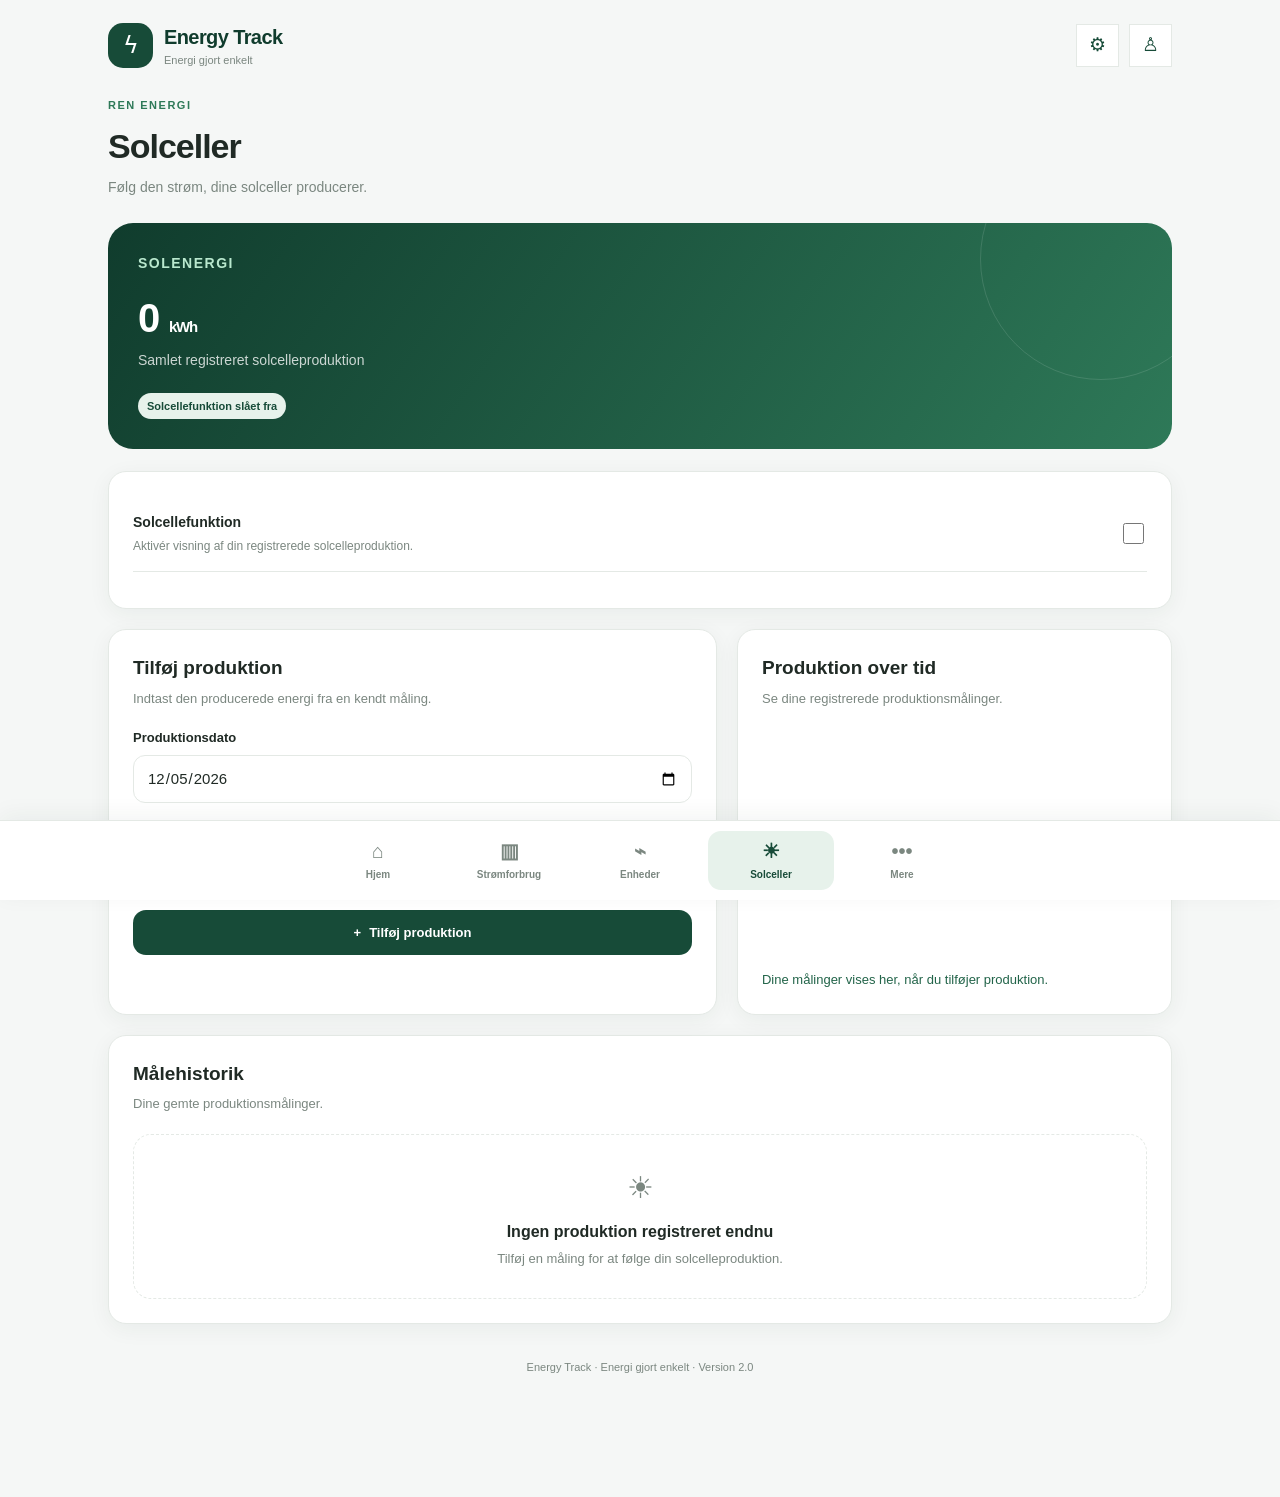
<file: solar.html>
<!DOCTYPE html>
<html lang="da">
<head>
  <meta charset="UTF-8">
  <meta name="viewport" content="width=device-width, initial-scale=1.0">
  <meta name="theme-color" content="#174b38">
  <title>Solceller | Energy Track</title>
  <link rel="stylesheet" href="style.css">
  <script src="app.js" defer></script>
</head>

<body>
  <div class="app-shell">
    <header class="app-header">
      <a class="brand" href="index.html">
        <div class="brand-mark">ϟ</div>
        <div>
          <p class="brand-name">Energy Track</p>
          <p class="brand-tagline" data-i18n="tagline">Energi gjort enkelt</p>
        </div>
      </a>

      <div class="header-actions">
        <a class="icon-button" href="settings.html"
           aria-label="Indstillinger" data-i18n-aria-label="settings">⚙</a>
        <a class="icon-button" href="profile.html"
           aria-label="Profil" data-i18n-aria-label="profile">♙</a>
      </div>
    </header>

    <main>
      <!-- This heading now translates with the selected language -->
      <p class="eyebrow" data-i18n="cleanEnergy">CLEAN ENERGY</p>

      <h1 class="page-heading" data-i18n="solarTitle">Solceller</h1>

      <p class="page-subtitle" data-i18n="solarIntro">
        Følg den strøm, dine solceller producerer.
      </p>

      <section class="hero">
        <p class="eyebrow" data-i18n="solarHeroLabel">SOLENERGI</p>

        <h1>
          <span id="totalProduction">0</span>
          <span class="stat-unit">kWh</span>
        </h1>

        <p data-i18n="totalProductionLabel">
          Samlet registreret solcelleproduktion
        </p>

        <span class="pill" id="solarStatus" data-i18n="solarOff">
          Solcellefunktion slået fra
        </span>
      </section>

      <section class="panel">
        <div class="toggle-row">
          <div>
            <p class="toggle-title" data-i18n="solarFeature">
              Solcellefunktion
            </p>

            <p class="toggle-description" data-i18n="solarFeatureHelp">
              Aktivér visning af din registrerede solcelleproduktion.
            </p>
          </div>

          <input type="checkbox" id="solarToggle"
            aria-label="Aktivér solcellefunktion"
            data-i18n-aria-label="solarFeature">
        </div>

        <p class="message" id="solarToggleMessage" role="status"></p>
      </section>

      <div class="main-grid">
        <section class="panel">
          <h2 class="panel-title" data-i18n="addProduction">
            Tilføj produktion
          </h2>

          <p class="panel-description" data-i18n="productionHelp">
            Indtast den producerede energi fra en kendt måling.
          </p>

          <form id="solarForm">
            <div class="form-group">
              <label for="solarDate" data-i18n="productionDate">
                Produktionsdato
              </label>
              <input type="date" id="solarDate" required>
            </div>

            <div class="form-group">
              <label for="solarKwh" data-i18n="productionValue">
                Produktion i kWh
              </label>

              <input type="number" id="solarKwh" min="0" step="any"
                placeholder="F.eks. 8.5"
                data-i18n-placeholder="productionPlaceholder" required>
            </div>

            <button class="button button-primary button-full" type="submit">
              + <span data-i18n="addProduction">Tilføj produktion</span>
            </button>

            <p class="message" id="solarMessage" role="status"></p>
          </form>
        </section>

        <section class="panel">
          <h2 class="panel-title" data-i18n="productionOverTime">
            Produktion over tid
          </h2>

          <p class="panel-description" data-i18n="productionChartHelp">
            Se dine registrerede produktionsmålinger.
          </p>

          <div class="chart-container">
            <canvas id="solarChart" height="210"></canvas>
          </div>

          <p class="message" id="solarChartMessage" aria-live="polite"></p>
        </section>
      </div>

      <section class="panel">
        <h2 class="panel-title" data-i18n="history">Historik</h2>

        <p class="panel-description" data-i18n="productionHistoryHelp">
          Dine gemte produktionsmålinger.
        </p>

        <div class="list" id="solarList"></div>

        <div class="empty-state" id="emptySolar">
          <div class="empty-state-icon">☀</div>

          <h3 data-i18n="noProduction">
            Ingen produktion registreret endnu
          </h3>

          <p data-i18n="addFirstProduction">
            Tilføj en måling for at følge din solcelleproduktion.
          </p>
        </div>
      </section>

      <p class="app-footer">
        Energy Track ·
        <span data-i18n="tagline">Energi gjort enkelt</span> ·
        <span data-i18n="version">Version 2.0</span>
      </p>
    </main>
  </div>

  <nav class="bottom-nav" aria-label="Hovednavigation"
       data-i18n-aria-label="mainNavigation">
    <div class="bottom-nav-inner">
      <a class="nav-link" href="index.html">
        <span class="nav-icon">⌂</span>
        <span data-i18n="home">Hjem</span>
      </a>

      <a class="nav-link" href="consumption.html">
        <span class="nav-icon">▥</span>
        <span data-i18n="consumption">Strømforbrug</span>
      </a>

      <a class="nav-link" href="devices.html">
        <span class="nav-icon">⌁</span>
        <span data-i18n="devices">Enheder</span>
      </a>

      <a class="nav-link active" href="solar.html">
        <span class="nav-icon">☀</span>
        <span data-i18n="solar">Solceller</span>
      </a>

      <a class="nav-link" href="settings.html">
        <span class="nav-icon">•••</span>
        <span data-i18n="more">Mere</span>
      </a>
    </div>
  </nav>

  <script>
    document.addEventListener("DOMContentLoaded", function () {
      const form = document.getElementById("solarForm");
      const dateInput = document.getElementById("solarDate");
      const kwhInput = document.getElementById("solarKwh");
      const list = document.getElementById("solarList");
      const empty = document.getElementById("emptySolar");
      const message = document.getElementById("solarMessage");
      const toggle = document.getElementById("solarToggle");
      const status = document.getElementById("solarStatus");
      const toggleMessage = document.getElementById("solarToggleMessage");
      const chartMessage = document.getElementById("solarChartMessage");

      const solarText = {
        da: {
          off: "Solcellefunktion slået fra",
          on: "Solcellefunktion aktiveret",
          enabled: "Solcellevisning er aktiveret.",
          disabled: "Solcellevisning er deaktiveret.",
          chartEmpty: "Dine målinger vises her, når du tilføjer produktion.",
          saved: "Produktionen er gemt.",
          invalid: "Indtast en gyldig dato og produktion.",
          production: "Solcelleproduktion",
          delete: "Slet"
        },
        en: {
          off: "Solar feature is off",
          on: "Solar feature is enabled",
          enabled: "Solar production view is enabled.",
          disabled: "Solar production view is disabled.",
          chartEmpty: "Your measurements will appear here when you add production.",
          saved: "Production saved.",
          invalid: "Enter a valid date and production value.",
          production: "Solar production",
          delete: "Delete"
        },
        sv: {
          off: "Solcellsfunktionen är avstängd",
          on: "Solcellsfunktionen är aktiverad",
          enabled: "Solcellsvisningen är aktiverad.",
          disabled: "Solcellsvisningen är avstängd.",
          chartEmpty: "Dina mätningar visas här när du lägger till produktion.",
          saved: "Produktionen har sparats.",
          invalid: "Ange ett giltigt datum och produktionsvärde.",
          production: "Solcellsproduktion",
          delete: "Ta bort"
        },
        de: {
          off: "Solarfunktion ist ausgeschaltet",
          on: "Solarfunktion ist aktiviert",
          enabled: "Solaransicht wurde aktiviert.",
          disabled: "Solaransicht wurde deaktiviert.",
          chartEmpty: "Deine Messwerte erscheinen hier, sobald du eine Produktion hinzufügst.",
          saved: "Produktion gespeichert.",
          invalid: "Gib ein gültiges Datum und einen Produktionswert ein.",
          production: "Solarproduktion",
          delete: "Löschen"
        },
        no: {
          off: "Solcellefunksjonen er slått av",
          on: "Solcellefunksjonen er aktivert",
          enabled: "Solcellevisningen er aktivert.",
          disabled: "Solcellevisningen er deaktivert.",
          chartEmpty: "Målingene dine vises her når du legger til produksjon.",
          saved: "Produksjonen er lagret.",
          invalid: "Skriv inn en gyldig dato og produksjonsverdi.",
          production: "Solcelleproduksjon",
          delete: "Slett"
        }
      };

      function currentLanguage() {
        const settings = typeof energyGetSettings === "function"
          ? energyGetSettings()
          : energyRead("energyTrackSettings", {});

        const language = settings && settings.language
          ? settings.language
          : localStorage.getItem("energyTrackLanguage");

        return solarText[language] ? language : "da";
      }

      function t(key) {
        return solarText[currentLanguage()][key] ||
          solarText.da[key] || key;
      }

      dateInput.value = energyToday();

      function getSolarSettings() {
        return energyRead(ENERGY_KEYS.solar + "Settings", {
          active: false
        });
      }

      function getProduction() {
        const data = energyRead(ENERGY_KEYS.solar, []);
        return Array.isArray(data) ? data : [];
      }

      function updateSolarToggle() {
        const settings = getSolarSettings();
        toggle.checked = settings.active === true;
        status.textContent = toggle.checked ? t("on") : t("off");
      }

      function drawSolarChart(data) {
        const canvas = document.getElementById("solarChart");
        const ctx = canvas.getContext("2d");
        const width = canvas.clientWidth || 300;
        const height = 210;
        const ratio = window.devicePixelRatio || 1;

        canvas.width = width * ratio;
        canvas.height = height * ratio;
        ctx.setTransform(ratio, 0, 0, ratio, 0, 0);
        ctx.clearRect(0, 0, width, height);

        if (!data.length) {
          chartMessage.textContent = t("chartEmpty");
          return;
        }

        chartMessage.textContent = "";

        const left = 38;
        const right = 12;
        const top = 15;
        const bottom = 32;
        const graphWidth = Math.max(1, width - left - right);
        const graphHeight = height - top - bottom;
        const values = data.map(item =>
          Math.max(0, Number(item.kwh) || 0)
        );
        const max = Math.max(1, ...values) * 1.2;
        const styles = getComputedStyle(document.body);
        const borderColor =
          styles.getPropertyValue("--border").trim() || "#e4e9e5";
        const mutedColor =
          styles.getPropertyValue("--muted").trim() || "#7b8780";

        ctx.font = "11px Arial";
        ctx.textAlign = "right";
        ctx.textBaseline = "middle";

        for (let i = 0; i <= 4; i++) {
          const y = top + graphHeight * i / 4;

          ctx.strokeStyle = borderColor;
          ctx.beginPath();
          ctx.moveTo(left, y);
          ctx.lineTo(width - right, y);
          ctx.stroke();

          ctx.fillStyle = mutedColor;
          ctx.fillText(
            energyFormatNumber(max * (4 - i) / 4, 1),
            left - 6,
            y
          );
        }

        data.forEach(function (item, i) {
          const value = Math.max(0, Number(item.kwh) || 0);
          const x = data.length === 1
            ? left + graphWidth / 2
            : left + graphWidth * i / (data.length - 1);

          const barWidth = Math.min(
            28,
            graphWidth / Math.max(data.length, 2) * 0.55
          );

          const barHeight = graphHeight * value / max;
          const y = top + graphHeight - barHeight;

          ctx.fillStyle = "#2e7958";
          ctx.beginPath();

          if (typeof ctx.roundRect === "function") {
            ctx.roundRect(
              x - barWidth / 2,
              y,
              barWidth,
              Math.max(2, barHeight),
              5
            );
          } else {
            ctx.rect(
              x - barWidth / 2,
              y,
              barWidth,
              Math.max(2, barHeight)
            );
          }

          ctx.fill();
          ctx.fillStyle = mutedColor;
          ctx.textAlign = "center";
          ctx.textBaseline = "top";
          ctx.fillText(String(item.date).slice(5), x, height - bottom + 9);
        });
      }

      function renderSolar() {
        const data = getProduction().sort((a, b) =>
          a.date.localeCompare(b.date)
        );

        const total = data.reduce(
          (sum, item) => sum + (Number(item.kwh) || 0),
          0
        );

        document.getElementById("totalProduction").textContent =
          energyFormatNumber(total);

        list.replaceChildren();
        empty.style.display = data.length ? "none" : "block";

        data.slice().reverse().forEach(function (item) {
          const row = document.createElement("div");
          row.className = "list-item";

          const main = document.createElement("div");
          main.className = "list-item-main";

          const title = document.createElement("p");
          title.className = "list-item-title";
          title.textContent = item.date;

          const subtitle = document.createElement("p");
          subtitle.className = "list-item-subtitle";
          subtitle.textContent = t("production");

          main.append(title, subtitle);

          const right = document.createElement("div");
          right.style.display = "flex";
          right.style.flexDirection = "column";
          right.style.alignItems = "flex-end";
          right.style.gap = "8px";

          const value = document.createElement("span");
          value.className = "list-item-value";
          value.textContent = energyFormatNumber(item.kwh) + " kWh";

          const remove = document.createElement("button");
          remove.className = "button button-danger";
          remove.type = "button";
          remove.textContent = t("delete");

          remove.addEventListener("click", function () {
            energyWrite(
              ENERGY_KEYS.solar,
              getProduction().filter(entry => entry.id !== item.id)
            );
            renderSolar();
          });

          right.append(value, remove);
          row.append(main, right);
          list.append(row);
        });

        drawSolarChart(data);
      }

      toggle.addEventListener("change", function () {
        energyWrite(ENERGY_KEYS.solar + "Settings", {
          active: toggle.checked
        });

        updateSolarToggle();
        toggleMessage.textContent = toggle.checked
          ? t("enabled")
          : t("disabled");
      });

      form.addEventListener("submit", function (event) {
        event.preventDefault();

        const date = dateInput.value;
        const kwh = Number(kwhInput.value);

        if (!date || !Number.isFinite(kwh) || kwh < 0) {
          message.textContent = t("invalid");
          return;
        }

        const data = getProduction();
        const existing = data.find(item => item.date === date);

        if (existing) {
          existing.kwh = kwh;
        } else {
          data.push({
            id: String(Date.now()) +
              Math.random().toString(16).slice(2),
            date: date,
            kwh: kwh
          });
        }

        energyWrite(ENERGY_KEYS.solar, data);
        message.textContent = t("saved");
        kwhInput.value = "";
        renderSolar();
      });

      updateSolarToggle();
      renderSolar();

      window.addEventListener("resize", renderSolar);

      window.addEventListener("storage", function () {
        updateSolarToggle();
        renderSolar();
      });
    });
  </script>
</body>
</html>
</file>
<file: style.css>
/* =====================================
   ENERGY TRACK
   Professional energy app design
   ===================================== */

:root {
  --green-950: #103c2d;
  --green-900: #174b38;
  --green-800: #226449;
  --green-700: #2e7958;
  --green-100: #e7f2eb;
  --green-50: #f4f8f5;

  --page: #f5f7f6;
  --surface: #ffffff;
  --text: #202a25;
  --muted: #7b8780;
  --border: #e4e9e5;
  --accent: #b9e8ce;
  --orange: #ffb32c;
  --red: #d94f4f;

  --radius-small: 12px;
  --radius-medium: 18px;
  --radius-large: 25px;

  --shadow: 0 5px 22px rgba(20, 55, 38, 0.055);
}

* {
  box-sizing: border-box;
}

html {
  scroll-behavior: smooth;
}

body {
  margin: 0;
  min-height: 100vh;
  background: var(--page);
  color: var(--text);
  font-family: Arial, Helvetica, sans-serif;
  font-size: 15px;
  line-height: 1.5;
}

a {
  color: inherit;
  text-decoration: none;
}

button,
input,
select,
textarea {
  font: inherit;
}

button {
  cursor: pointer;
}

button:focus-visible,
a:focus-visible,
input:focus-visible,
select:focus-visible {
  outline: 3px solid #80c9a0;
  outline-offset: 3px;
}

button,
input,
select {
  border-radius: var(--radius-small);
}

.app-shell {
  width: 100%;
  max-width: 1120px;
  margin: 0 auto;
  padding: 22px 28px 110px;
}

.app-header {
  display: flex;
  align-items: center;
  justify-content: space-between;
  gap: 18px;
  margin-bottom: 28px;
}

.brand {
  display: flex;
  align-items: center;
  gap: 11px;
  min-width: 0;
}

.brand-mark {
  display: grid;
  place-items: center;
  width: 45px;
  height: 45px;
  flex-shrink: 0;
  border-radius: 15px;
  background: var(--green-900);
  color: white;
  font-size: 24px;
}

.brand-name {
  margin: 0;
  color: var(--green-950);
  font-size: 20px;
  font-weight: 800;
  letter-spacing: -0.6px;
}

.brand-tagline {
  margin: 0;
  color: var(--muted);
  font-size: 11px;
}

.header-actions {
  display: flex;
  align-items: center;
  gap: 10px;
}

.icon-button {
  display: grid;
  place-items: center;
  width: 43px;
  height: 43px;
  border: 1px solid var(--border);
  background: var(--surface);
  color: var(--green-900);
  font-size: 19px;
}

.page-heading {
  margin: 0 0 5px;
  font-size: clamp(25px, 4vw, 34px);
  font-weight: 800;
  letter-spacing: -1px;
}

.page-subtitle {
  margin: 0 0 25px;
  color: var(--muted);
  font-size: 14px;
}

.eyebrow {
  margin: 0 0 8px;
  color: var(--green-700);
  font-size: 11px;
  font-weight: 800;
  letter-spacing: 1.5px;
  text-transform: uppercase;
}

.hero {
  position: relative;
  overflow: hidden;
  margin-bottom: 22px;
  padding: 30px;
  border-radius: var(--radius-large);
  background: linear-gradient(125deg, var(--green-950), var(--green-700));
  color: white;
}

.hero::after {
  position: absolute;
  top: -85px;
  right: -50px;
  width: 240px;
  height: 240px;
  border: 1px solid rgba(255, 255, 255, 0.12);
  border-radius: 50%;
  content: "";
  pointer-events: none;
}

.hero .eyebrow {
  color: #b9e8ce;
}

.hero h1 {
  position: relative;
  z-index: 1;
  max-width: 540px;
  margin: 0 0 9px;
  font-size: clamp(27px, 5vw, 40px);
  line-height: 1.12;
  letter-spacing: -1.2px;
}

.hero p {
  position: relative;
  z-index: 1;
  max-width: 480px;
  margin: 0 0 22px;
  color: rgba(255, 255, 255, 0.78);
  font-size: 14px;
}

.hero .button-primary {
  background: white;
  color: var(--green-950);
}

.stats-grid {
  display: grid;
  grid-template-columns: repeat(2, minmax(0, 1fr));
  gap: 16px;
  margin-bottom: 24px;
}

.stat-card {
  min-width: 0;
  padding: 22px;
  border: 1px solid var(--border);
  border-radius: var(--radius-medium);
  background: var(--surface);
  box-shadow: var(--shadow);
}

.stat-label {
  margin: 0 0 12px;
  color: var(--muted);
  font-size: 12px;
  font-weight: 600;
}

.stat-value {
  margin: 0;
  color: var(--green-900);
  font-size: clamp(27px, 4vw, 36px);
  font-weight: 800;
  letter-spacing: -1px;
}

.stat-unit {
  font-size: 15px;
  font-weight: 600;
}

.stat-note {
  margin: 7px 0 0;
  color: var(--muted);
  font-size: 12px;
}

.section-heading {
  display: flex;
  align-items: center;
  justify-content: space-between;
  gap: 14px;
  margin: 28px 0 14px;
}

.section-heading h2 {
  margin: 0;
  font-size: 19px;
  font-weight: 800;
  letter-spacing: -0.4px;
}

.section-heading a {
  color: var(--green-700);
  font-size: 13px;
  font-weight: 700;
}

.card-grid {
  display: grid;
  grid-template-columns: repeat(2, minmax(0, 1fr));
  gap: 16px;
}

.card {
  min-width: 0;
  padding: 22px;
  border: 1px solid var(--border);
  border-radius: var(--radius-medium);
  background: var(--surface);
  box-shadow: var(--shadow);
}

.card h2,
.card h3 {
  margin: 0 0 8px;
  font-size: 17px;
  font-weight: 800;
}

.card p {
  color: var(--muted);
}

.card-description {
  margin: 0 0 17px;
  font-size: 13px;
}

.card-icon {
  display: grid;
  place-items: center;
  width: 43px;
  height: 43px;
  margin-bottom: 17px;
  border-radius: 14px;
  background: var(--green-100);
  color: var(--green-900);
  font-size: 21px;
}

.card-link {
  display: inline-flex;
  align-items: center;
  gap: 7px;
  color: var(--green-800);
  font-size: 13px;
  font-weight: 800;
}

.panel {
  margin-bottom: 20px;
  padding: 24px;
  border: 1px solid var(--border);
  border-radius: var(--radius-medium);
  background: var(--surface);
  box-shadow: var(--shadow);
}

.panel-title {
  margin: 0 0 6px;
  font-size: 19px;
  font-weight: 800;
}

.panel-description {
  margin: 0 0 20px;
  color: var(--muted);
  font-size: 13px;
}

.main-grid {
  display: grid;
  grid-template-columns: minmax(0, 1.4fr) minmax(250px, 1fr);
  gap: 20px;
}

.form-group {
  display: flex;
  flex-direction: column;
  gap: 7px;
  margin-bottom: 17px;
}

.form-group label {
  font-size: 13px;
  font-weight: 700;
}

.form-group input,
.form-group select,
.form-group textarea {
  width: 100%;
  min-height: 46px;
  padding: 11px 13px;
  border: 1px solid var(--border);
  background: var(--surface);
  color: var(--text);
}

.form-group textarea {
  min-height: 95px;
  resize: vertical;
}

.form-row {
  display: grid;
  grid-template-columns: repeat(2, minmax(0, 1fr));
  gap: 14px;
}

.button {
  display: inline-flex;
  align-items: center;
  justify-content: center;
  gap: 8px;
  min-height: 45px;
  padding: 11px 18px;
  border: 0;
  border-radius: 13px;
  font-size: 13px;
  font-weight: 800;
  transition: transform 0.15s ease, opacity 0.15s ease;
}

.button:hover {
  transform: translateY(-1px);
}

.button-primary {
  background: var(--green-900);
  color: white;
}

.button-secondary {
  border: 1px solid var(--border);
  background: var(--surface);
  color: var(--green-900);
}

.button-danger {
  background: #fff0ef;
  color: var(--red);
}

.button-full {
  width: 100%;
}

.message {
  margin: 12px 0 0;
  color: var(--green-800);
  font-size: 13px;
}

.empty-state {
  padding: 30px 18px;
  border: 1px dashed var(--border);
  border-radius: var(--radius-medium);
  color: var(--muted);
  text-align: center;
}

.empty-state-icon {
  margin-bottom: 10px;
  font-size: 30px;
}

.empty-state h3 {
  margin: 0 0 5px;
  color: var(--text);
  font-size: 16px;
}

.empty-state p {
  margin: 0;
  font-size: 13px;
}

.list {
  display: flex;
  flex-direction: column;
  gap: 10px;
}

.list-item {
  display: flex;
  align-items: center;
  justify-content: space-between;
  gap: 14px;
  padding: 15px;
  border: 1px solid var(--border);
  border-radius: 14px;
  background: var(--surface);
}

.list-item-main {
  min-width: 0;
}

.list-item-title {
  margin: 0 0 3px;
  font-size: 14px;
  font-weight: 800;
  overflow-wrap: anywhere;
}

.list-item-subtitle {
  margin: 0;
  color: var(--muted);
  font-size: 12px;
}

.list-item-value {
  flex-shrink: 0;
  color: var(--green-800);
  font-size: 15px;
  font-weight: 800;
}

.search-input {
  width: 100%;
  min-height: 45px;
  margin-bottom: 17px;
  padding: 11px 14px;
  border: 1px solid var(--border);
  background: var(--surface);
  color: var(--text);
}

.chart-container {
  position: relative;
  width: 100%;
  min-height: 230px;
}

.chart-container canvas {
  display: block;
  width: 100%;
  max-width: 100%;
}

.progress-track {
  overflow: hidden;
  width: 100%;
  height: 8px;
  border-radius: 20px;
  background: var(--green-100);
}

.progress-fill {
  height: 100%;
  border-radius: inherit;
  background: var(--green-700);
}

.pill {
  display: inline-flex;
  align-items: center;
  gap: 5px;
  padding: 5px 9px;
  border-radius: 30px;
  background: var(--green-100);
  color: var(--green-900);
  font-size: 11px;
  font-weight: 800;
}

.toggle-row {
  display: flex;
  align-items: center;
  justify-content: space-between;
  gap: 16px;
  padding: 16px 0;
  border-bottom: 1px solid var(--border);
}

.toggle-row:last-child {
  border-bottom: 0;
}

.toggle-title {
  margin: 0;
  font-size: 14px;
  font-weight: 700;
}

.toggle-description {
  margin: 4px 0 0;
  color: var(--muted);
  font-size: 12px;
}

.toggle-row input[type="checkbox"] {
  width: 21px;
  height: 21px;
  accent-color: var(--green-800);
}

.bottom-nav {
  position: fixed;
  z-index: 100;
  right: 0;
  bottom: 0;
  left: 0;
  display: flex;
  justify-content: center;
  padding: 10px 12px calc(10px + env(safe-area-inset-bottom));
  border-top: 1px solid var(--border);
  background: var(--surface);
  box-shadow: 0 -5px 22px rgba(20, 55, 38, 0.05);
}

.bottom-nav-inner {
  display: grid;
  grid-template-columns: repeat(5, minmax(0, 1fr));
  width: 100%;
  max-width: 650px;
  gap: 5px;
}

.nav-link {
  display: flex;
  flex-direction: column;
  align-items: center;
  justify-content: center;
  gap: 4px;
  min-width: 0;
  padding: 8px 3px;
  border-radius: 13px;
  color: var(--muted);
  font-size: 10px;
  font-weight: 700;
  text-align: center;
}

.nav-icon {
  font-size: 20px;
  line-height: 1.2;
}

.nav-link.active {
  background: var(--green-100);
  color: var(--green-900);
}

.app-footer {
  margin-top: 35px;
  color: var(--muted);
  font-size: 11px;
  text-align: center;
}

/* Dark mode */

body.dark-mode {
  --page: #111a15;
  --surface: #1b2720;
  --text: #edf4ef;
  --muted: #a2b0a7;
  --border: #304037;
  --green-100: #263e30;
  --green-50: #202e25;
  --shadow: 0 5px 22px rgba(0, 0, 0, 0.12);
}

body.dark-mode .brand-name,
body.dark-mode .stat-value,
body.dark-mode .card-link {
  color: #b9e8ce;
}

body.dark-mode .button-secondary {
  color: #d8f0e0;
}

body.dark-mode .button-danger {
  background: #472b2a;
  color: #ffaaa4;
}

body.dark-mode .hero {
  background: linear-gradient(125deg, #102e23, #1d5239);
}

/* Tablet */

@media (max-width: 760px) {
  .app-shell {
    padding: 18px 17px 105px;
  }

  .main-grid {
    grid-template-columns: 1fr;
  }

  .hero {
    padding: 25px 22px;
  }

  .card {
    padding: 18px;
  }

  .panel {
    padding: 19px;
  }
}

/* Mobile */

@media (max-width: 480px) {
  body {
    font-size: 14px;
  }

  .app-shell {
    padding: 15px 13px 100px;
  }

  .app-header {
    margin-bottom: 23px;
  }

  .brand-mark {
    width: 41px;
    height: 41px;
  }

  .brand-name {
    font-size: 18px;
  }

  .brand-tagline {
    font-size: 10px;
  }

  .hero {
    padding: 23px 19px;
    border-radius: 21px;
  }

  .stats-grid,
  .card-grid {
    gap: 11px;
  }

  .stat-card {
    padding: 16px;
  }

  .stat-value {
    font-size: 28px;
  }

  .card {
    padding: 16px;
  }

  .panel {
    padding: 17px;
  }

  .form-row {
    grid-template-columns: 1fr;
    gap: 0;
  }

  .bottom-nav-inner {
    gap: 2px;
  }

  .nav-link {
    font-size: 9px;
  }

  .nav-icon {
    font-size: 19px;
  }
}
</file>
